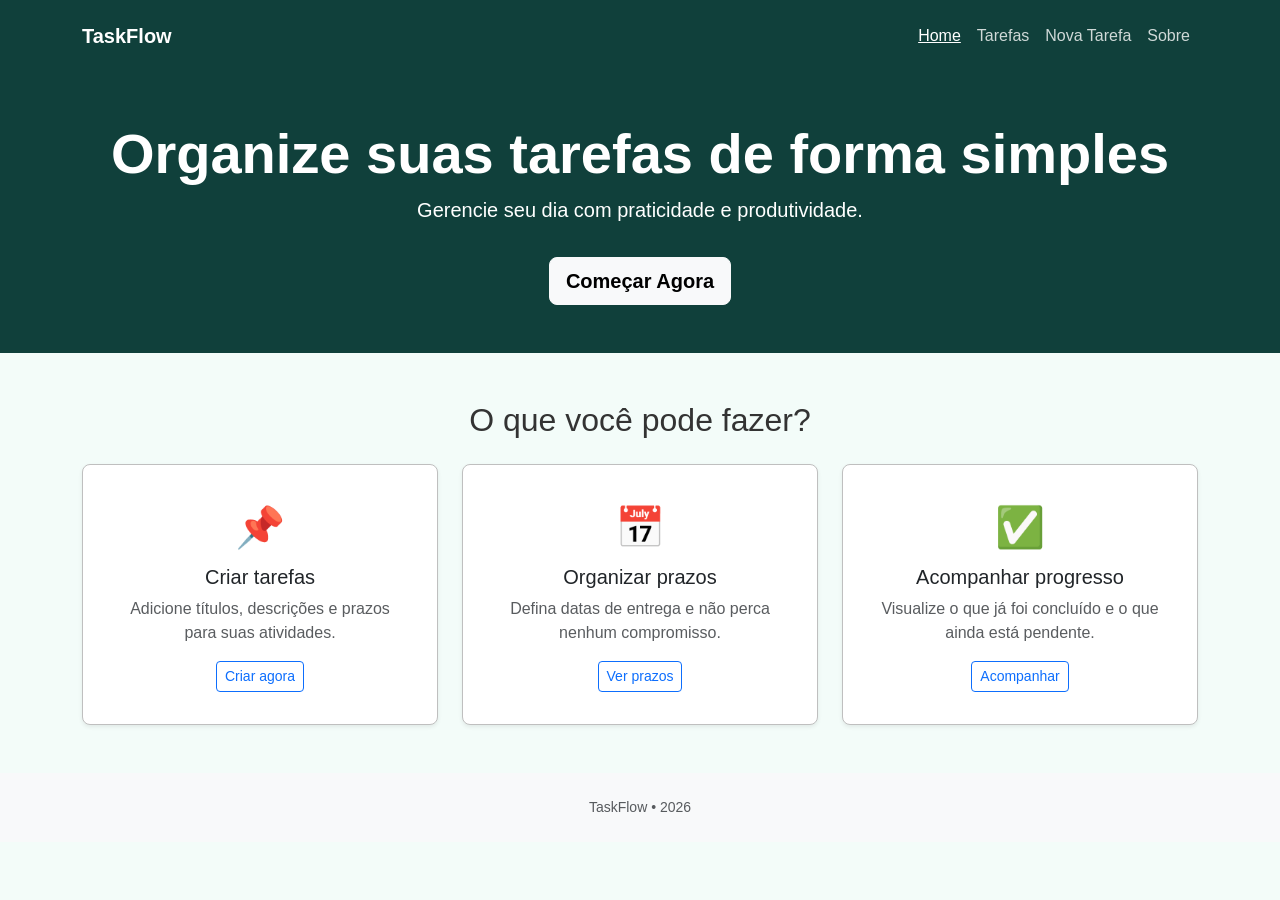
<file: index.html>
<!DOCTYPE html>
<html lang="pt-br">
<head>
    <meta charset="UTF-8">
    <meta name="viewport" content="width=device-width, initial-scale=1.0">
    <title>TaskFlow | Organize suas tarefas</title>
    <link href="https://cdn.jsdelivr.net/npm/bootstrap@5.3.2/dist/css/bootstrap.min.css" rel="stylesheet">
    <link rel="stylesheet" href="css/style.css">
</head>
<body>
    <nav class="navbar navbar-expand-lg navbar-dark bg-primary">
        <div class="container">
            <a class="navbar-brand fw-bold" href="index.html">TaskFlow</a>
            <button class="navbar-toggler" type="button" data-bs-toggle="collapse" data-bs-target="#menu">
                <span class="navbar-toggler-icon"></span>
            </button>
            <div class="collapse navbar-collapse" id="menu">
                <ul class="navbar-nav ms-auto">
                    <li class="nav-item"><a class="nav-link active" href="index.html">Home</a></li>
                    <li class="nav-item"><a class="nav-link" href="tarefas.html">Tarefas</a></li>
                    <li class="nav-item"><a class="nav-link" href="cadastro.html">Nova Tarefa</a></li>
                    <li class="nav-item"><a class="nav-link" href="sobre.html">Sobre</a></li>
                </ul>
            </div>
        </div>
    </nav>

    <header class="py-5 text-white text-center" style="background-color: var(--primary-dark);">
        <div class="container">
            <h1 class="display-4 fw-bold">Organize suas tarefas de forma simples</h1>
            <p class="lead">Gerencie seu dia com praticidade e produtividade.</p>
            <a class="btn btn-light btn-lg fw-bold mt-3" href="cadastro.html">Começar Agora</a>
        </div>
    </header>

    <main class="container my-5">
        <h2 class="text-center mb-4">O que você pode fazer?</h2>
        <div class="row g-4">
            <div class="col-md-4">
                <div class="card h-100 text-center p-3 shadow-sm">
                    <div class="card-body">
                        <div class="fs-1 mb-2">📌</div>
                        <h5 class="card-title">Criar tarefas</h5>
                        <p class="card-text text-muted">Adicione títulos, descrições e prazos para suas atividades.</p>
                        <a href="cadastro.html" class="btn btn-outline-primary btn-sm">Criar agora</a>
                    </div>
                </div>
            </div>
            <div class="col-md-4">
                <div class="card h-100 text-center p-3 shadow-sm">
                    <div class="card-body">
                        <div class="fs-1 mb-2">📅</div>
                        <h5 class="card-title">Organizar prazos</h5>
                        <p class="card-text text-muted">Defina datas de entrega e não perca nenhum compromisso.</p>
                        <a href="tarefas.html" class="btn btn-outline-primary btn-sm">Ver prazos</a>
                    </div>
                </div>
            </div>
            <div class="col-md-4">
                <div class="card h-100 text-center p-3 shadow-sm">
                    <div class="card-body">
                        <div class="fs-1 mb-2">✅</div>
                        <h5 class="card-title">Acompanhar progresso</h5>
                        <p class="card-text text-muted">Visualize o que já foi concluído e o que ainda está pendente.</p>
                        <a href="tarefas.html" class="btn btn-outline-primary btn-sm">Acompanhar</a>
                    </div>
                </div>
            </div>
        </div>
    </main>

    <footer class="text-center py-4 bg-light">
        <p class="text-muted mb-0 small">TaskFlow • 2026</p>
    </footer>

    <script src="https://cdn.jsdelivr.net/npm/bootstrap@5.3.2/dist/js/bootstrap.bundle.min.js"></script>
</body>
</html>
</file>
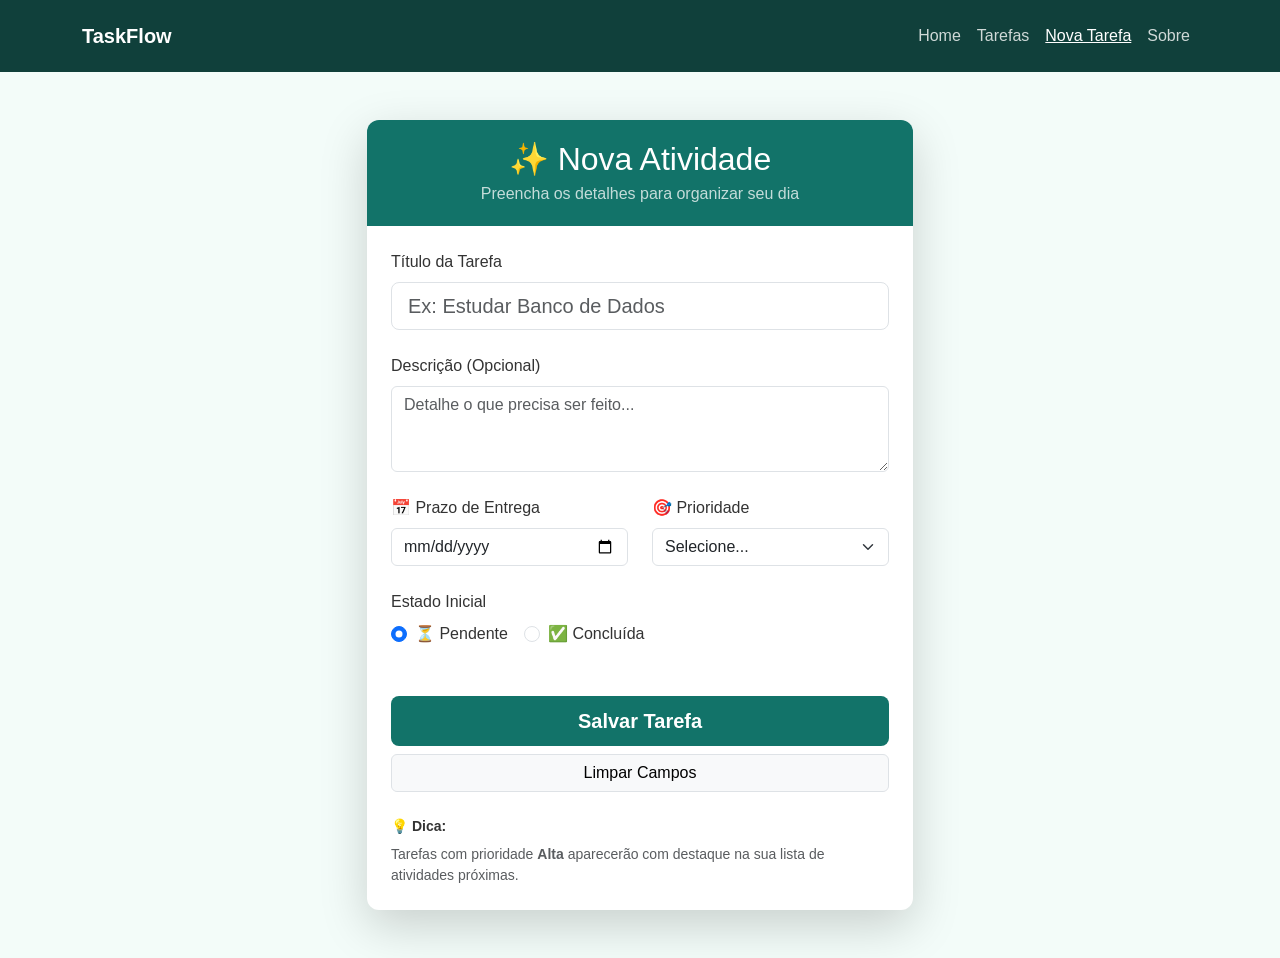
<file: cadastro.html>
<!DOCTYPE html>
<html lang="pt-br">
<head>
    <meta charset="UTF-8">
    <meta name="viewport" content="width=device-width, initial-scale=1.0">
    <title>TaskFlow | Nova Tarefa</title>
    <link href="https://cdn.jsdelivr.net/npm/bootstrap@5.3.2/dist/css/bootstrap.min.css" rel="stylesheet">
    <link rel="stylesheet" href="css/style.css">
</head>
<body>

    <nav class="navbar navbar-expand-lg">
        <div class="container">
            <a class="navbar-brand text-white fw-bold" href="index.html">TaskFlow</a>
            <button class="navbar-toggler bg-light" type="button" data-bs-toggle="collapse" data-bs-target="#menu">
                <span class="navbar-toggler-icon"></span>
            </button>
            <div class="collapse navbar-collapse" id="menu">
                <ul class="navbar-nav ms-auto">
                    <li class="nav-item"><a class="nav-link" href="index.html">Home</a></li>
                    <li class="nav-item"><a class="nav-link" href="tarefas.html">Tarefas</a></li>
                    <li class="nav-item"><a class="nav-link  active" href="cadastro.html">Nova Tarefa</a></li>
                    <li class="nav-item"><a class="nav-link" href="sobre.html">Sobre</a></li>
                </ul>
            </div>
        </div>
    </nav>

    <div class="container py-5">
        <div class="row justify-content-center">
            <div class="col-md-7 col-lg-6">
                
                <div class="form-container shadow-lg border-0">
                    <div class="form-header text-center">
                        <h2 class="mb-1">✨ Nova Atividade</h2>
                        <p class="mb-0 opacity-75">Preencha os detalhes para organizar seu dia</p>
                    </div>

                    <div class="form-body p-4">
                        <form id="formTarefa">
                            
                            <div class="mb-4">
                                <label for="nometarefa" class="form-label">Título da Tarefa</label>
                                <input type="text" id="nometarefa" class="form-control form-control-lg" placeholder="Ex: Estudar Banco de Dados" required>
                            </div>

                            <div class="mb-4">
                                <label for="descricaotarefa" class="form-label">Descrição (Opcional)</label>
                                <textarea id="descricaotarefa" class="form-control" rows="3" placeholder="Detalhe o que precisa ser feito..."></textarea>
                            </div>

                            <div class="row">
                                <div class="col-md-6 mb-4">
                                    <label for="data" class="form-label">📅 Prazo de Entrega</label>
                                    <input type="date" id="data" class="form-control">
                                </div>

                                <div class="col-md-6 mb-4">
                                    <label for="prioridade" class="form-label">🎯 Prioridade</label>
                                    <select id="prioridade" class="form-select" required>
                                        <option value="" selected disabled>Selecione...</option>
                                        <option value="Alta">🔴 Alta</option>
                                        <option value="Média">🟡 Média</option>
                                        <option value="Baixa">🟢 Baixa</option>
                                    </select>
                                </div>
                            </div>

                            <div class="mb-4">
                                <label class="form-label d-block">Estado Inicial</label>
                                <div class="radio-group d-flex gap-3">
                                    <div class="form-check">
                                        <input class="form-check-input" type="radio" name="status" id="statusPendente" value="Pendente" checked>
                                        <label class="form-check-label" for="statusPendente">⏳ Pendente</label>
                                    </div>
                                    <div class="form-check">
                                        <input class="form-check-input" type="radio" name="status" id="statusConcluida" value="Concluída">
                                        <label class="form-check-label" for="statusConcluida">✅ Concluída</label>
                                    </div>
                                </div>
                            </div>

                            <div class="d-grid gap-2 mt-5">
                                <button type="submit" class="btn btn-salvar btn-lg text-white">Salvar Tarefa</button>
                                <button type="reset" class="btn btn-light border">Limpar Campos</button>
                            </div>

                            <div class="info-card mt-4">
                                <h6 class="fw-bold"><small>💡 Dica:</small></h6>
                                <p class="small text-muted mb-0">Tarefas com prioridade <strong>Alta</strong> aparecerão com destaque na sua lista de atividades próximas.</p>
                            </div>
                        </form>
                    </div>
                </div>

            </div>
        </div>
    </div>

    <script src="https://cdn.jsdelivr.net/npm/bootstrap@5.3.2/dist/js/bootstrap.bundle.min.js"></script>
    <script src="script.js"></script>
</body>
</html>
</file>
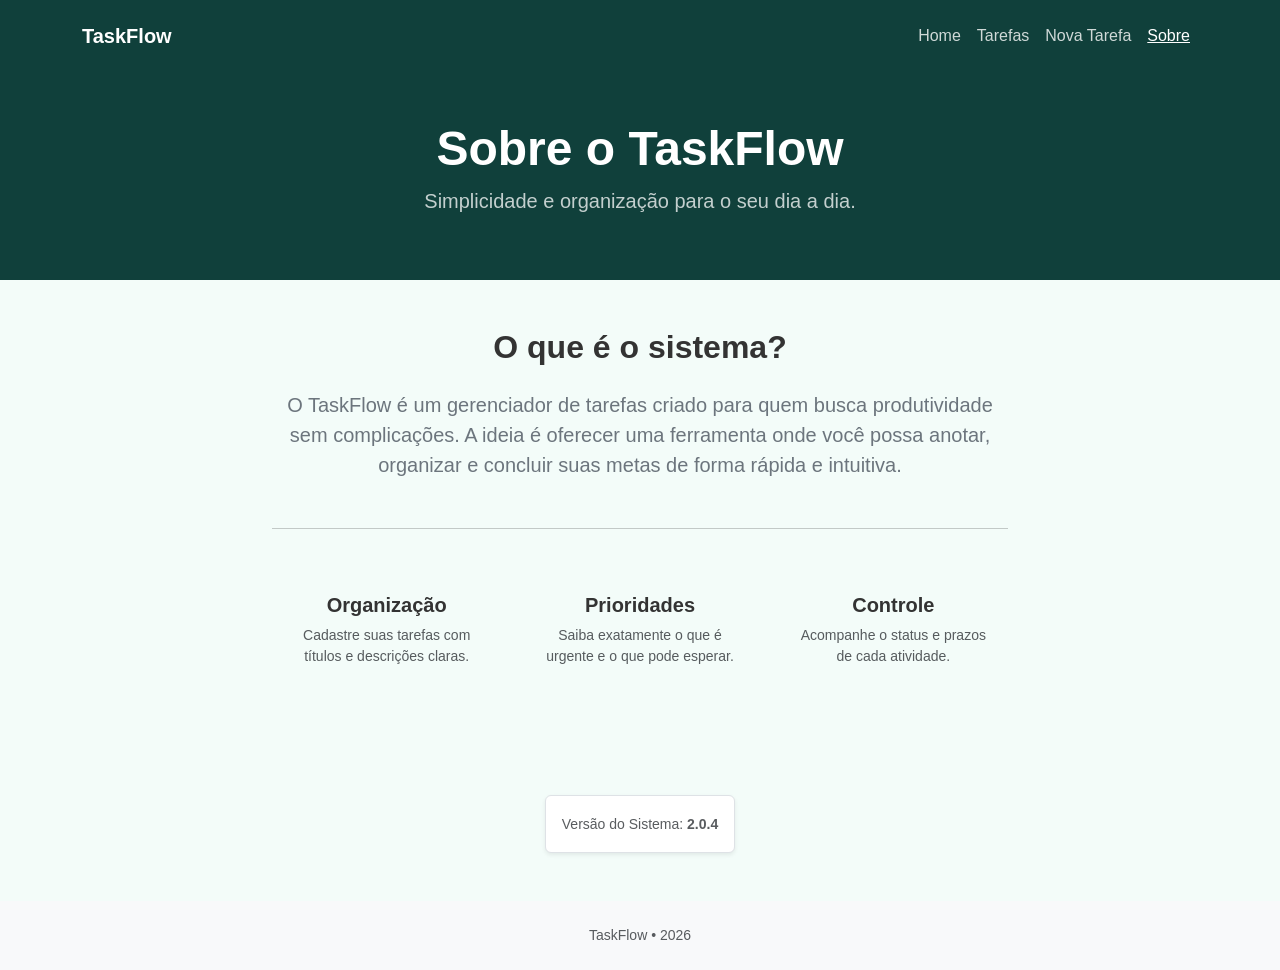
<file: sobre.html>
<!DOCTYPE html>
<html lang="pt-br">
<head>
    <meta charset="UTF-8">
    <meta name="viewport" content="width=device-width, initial-scale=1.0">
    <title>TaskFlow | Sobre</title>
    <link href="https://cdn.jsdelivr.net/npm/bootstrap@5.3.2/dist/css/bootstrap.min.css" rel="stylesheet">
    <link rel="stylesheet" href="css/style.css">
</head>
<body>

    <nav class="navbar navbar-expand-lg">
        <div class="container">
            <a class="navbar-brand text-white fw-bold" href="index.html">TaskFlow</a>
            <div class="collapse navbar-collapse" id="menu">
                <ul class="navbar-nav ms-auto">
                    <li class="nav-item"><a class="nav-link" href="index.html">Home</a></li>
                    <li class="nav-item"><a class="nav-link" href="tarefas.html">Tarefas</a></li>
                    <li class="nav-item"><a class="nav-link" href="cadastro.html">Nova Tarefa</a></li>
                    <li class="nav-item"><a class="nav-link active" href="sobre.html">Sobre</a></li>
                </ul>
            </div>
        </div>
    </nav>

    <header class="py-5 text-white text-center" style="background-color: var(--primary-dark);">
        <div class="container">
            <h1 class="display-5 fw-bold">Sobre o TaskFlow</h1>
            <p class="lead opacity-75">Simplicidade e organização para o seu dia a dia.</p>
        </div>
    </header>

    <main class="container py-5">
        <div class="row justify-content-center">
            <div class="col-lg-8">
                
                <section class="text-center mb-5">
                    <h2 class="fw-bold mb-4">O que é o sistema?</h2>
                    <p class="fs-5 text-secondary">
                        O TaskFlow é um gerenciador de tarefas criado para quem busca produtividade sem complicações. 
                        A ideia é oferecer uma ferramenta onde você possa anotar, organizar e concluir suas metas de forma rápida e intuitiva.
                    </p>
                </section>

                <hr class="my-5">

                <div class="row g-4 text-center">
                    <div class="col-md-4">
                        <div class="p-3">
                            <h5 class="fw-bold">Organização</h5>
                            <p class="small text-muted">Cadastre suas tarefas com títulos e descrições claras.</p>
                        </div>
                    </div>
                    <div class="col-md-4">
                        <div class="p-3">
                            <h5 class="fw-bold">Prioridades</h5>
                            <p class="small text-muted">Saiba exatamente o que é urgente e o que pode esperar.</p>
                        </div>
                    </div>
                    <div class="col-md-4">
                        <div class="p-3">
                            <h5 class="fw-bold">Controle</h5>
                            <p class="small text-muted">Acompanhe o status e prazos de cada atividade.</p>
                        </div>
                    </div>
                </div>

                <div class="text-center mt-5 pt-5">
                    <div class="p-3 border rounded bg-white shadow-sm d-inline-block">
                        <span class="text-muted small">Versão do Sistema: <strong>2.0.4</strong></span>
                    </div>
                </div>

            </div>
        </div>
    </main>

    <footer class="text-center py-4 bg-light">
        <p class="text-muted mb-0 small">TaskFlow • 2026</p>
    </footer>

    <script src="https://cdn.jsdelivr.net/npm/bootstrap@5.3.2/dist/js/bootstrap.bundle.min.js"></script>
</body>
</html>
</file>
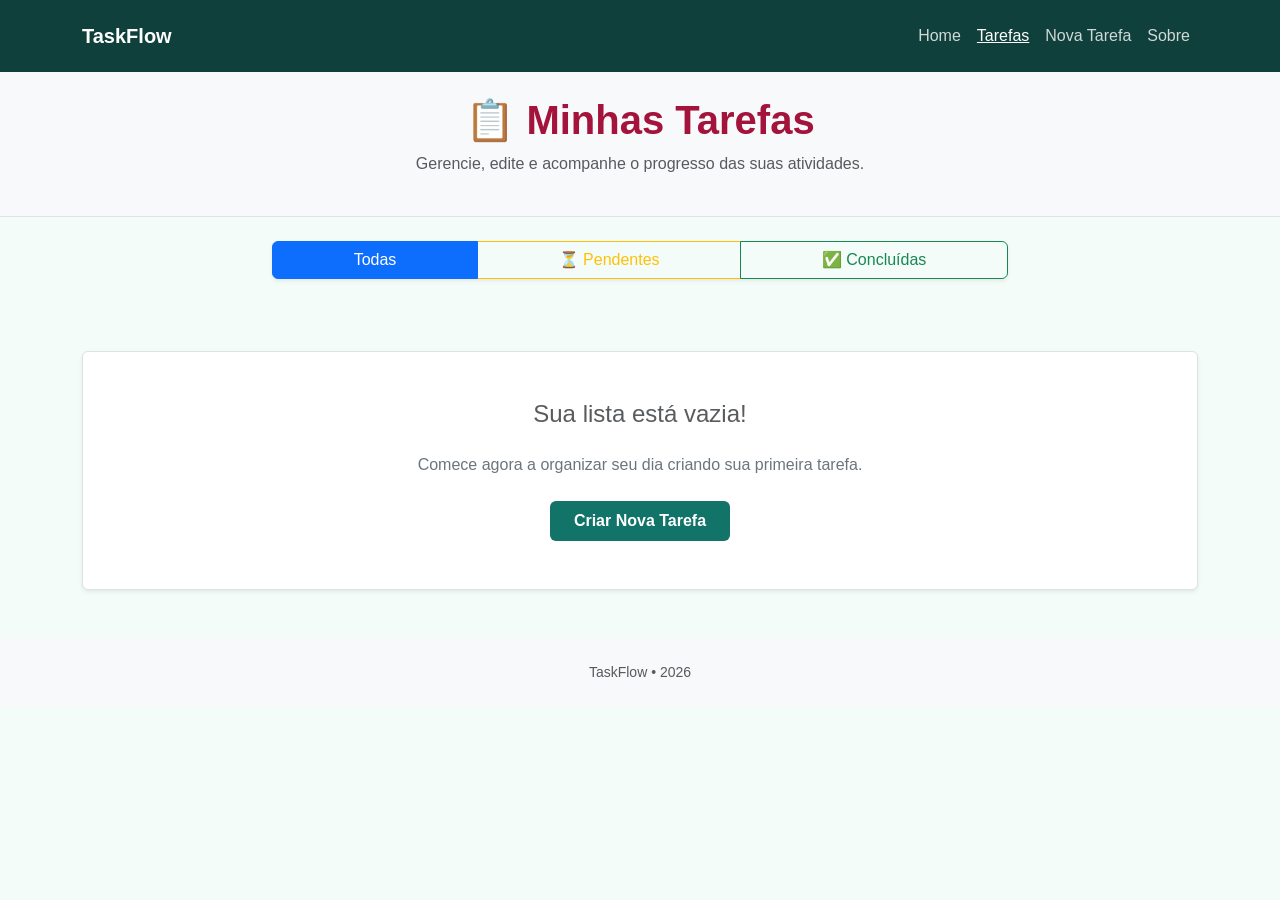
<file: tarefas.html>
<!DOCTYPE html>
<html lang="pt-br">
<head>
    <meta charset="UTF-8">
    <meta name="viewport" content="width=device-width, initial-scale=1.0">
    <title>TaskFlow | Minhas Tarefas</title>
    <link href="https://cdn.jsdelivr.net/npm/bootstrap@5.3.2/dist/css/bootstrap.min.css" rel="stylesheet">
    <link rel="stylesheet" href="css/style.css">
</head>
<body>

    <nav class="navbar navbar-expand-lg">
        <div class="container">
            <a class="navbar-brand text-white fw-bold" href="index.html">TaskFlow</a>
            <button class="navbar-toggler bg-light" type="button" data-bs-toggle="collapse" data-bs-target="#menu">
                <span class="navbar-toggler-icon"></span>
            </button>
            <div class="collapse navbar-collapse" id="menu">
                <ul class="navbar-nav ms-auto">
                    <li class="nav-item"><a class="nav-link" href="index.html">Home</a></li>
                    <li class="nav-item"><a class="nav-link  active" href="tarefas.html">Tarefas</a></li>
                    <li class="nav-item"><a class="nav-link" href="cadastro.html">Nova Tarefa</a></li>
                    <li class="nav-item"><a class="nav-link" href="sobre.html">Sobre</a></li>
                </ul>
            </div>
        </div>
    </nav>

    <header class="py-4 bg-light border-bottom mb-4">
        <div class="container text-center">
            <h1 class="fw-bold" style="color: #a4133c;">📋 Minhas Tarefas</h1>
            <p class="text-muted">Gerencie, edite e acompanhe o progresso das suas atividades.</p>
        </div>
    </header>

    <main class="container">
        <div class="row mb-4">
            <div class="col-md-8 mx-auto text-center">
                <div class="btn-group w-100 shadow-sm" role="group" aria-label="Filtros de tarefas">
                    <button type="button" class="btn btn-outline-primary active" onclick="filtrarTarefas('todas')">Todas</button>
                    <button type="button" class="btn btn-outline-warning" onclick="filtrarTarefas('pendente')">⏳ Pendentes</button>
                    <button type="button" class="btn btn-outline-success" onclick="filtrarTarefas('concluida')">✅ Concluídas</button>
                </div>
            </div>
        </div>

        <div class="row" id="listaTarefas">
            <div class="col-12 text-center py-5" id="emptyState">
                <div class="display-1 text-muted opacity-25 mb-3">📂</div>
                <h3 class="text-muted">Nenhuma tarefa encontrada</h3>
                <p>Que tal começar criando uma nova atividade?</p>
                <a href="cadastro.html" class="btn btn-salvar text-white mt-2">Criar Minha Primeira Tarefa</a>
            </div>
        </div>
    </main>

    <footer class="text-center py-4 bg-light">
        <p class="text-muted mb-0 small">TaskFlow • 2026</p>
    </footer>

    <script src="https://cdn.jsdelivr.net/npm/bootstrap@5.3.2/dist/js/bootstrap.bundle.min.js"></script>
    <script src="script.js"></script>
</body>
</html>
</file>
<file: css/style.css>
:root {
    --primary: #127369;
    --primary-dark: #10403B;
    --bg-light: #f3fcf9;
    --card-border: #BFBFBF;
    --text-main: #333333;
    --accent-red: #BF2626;
}

body {
    background-color: var(--bg-light);
    color: var(--text-main);
    font-family: 'Segoe UI', Roboto, sans-serif;
}

.navbar {
    background-color: var(--primary-dark) !important;
    padding: 1rem 0;
}

.nav-link {
    color: rgba(255,255,255,0.8) !important;
    font-weight: 500;
    transition: 0.3s;
}

.nav-link:hover, .nav-link.active {
    color: #FFFFFF !important;
    text-decoration: underline;
}

.card {
    border: 1px solid var(--card-border);
    border-radius: 8px;
    transition: transform 0.2s, box-shadow 0.2s;
    background: #FFFFFF;
}

.card:hover {
    transform: translateY(-5px);
    box-shadow: 0 10px 20px rgba(0,0,0,0.05);
}

.btn-salvar {
    background-color: var(--primary) !important;
    border: none;
    padding: 10px 25px;
    font-weight: 600;
}

.btn-salvar:hover {
    background-color: var(--primary-dark) !important;
}

.btn-outline-danger {
    color: var(--accent-red);
    border-color: var(--accent-red);
}

.btn-outline-danger:hover {
    background-color: var(--accent-red);
    color: white;
}

.form-container {
    background: white;
    border-radius: 12px;
    overflow: hidden;
    box-shadow: 0 4px 12px rgba(0,0,0,0.08);
}

.form-header {
    background-color: var(--primary);
    color: white;
    padding: 20px;
}

.form-control:focus, .form-select:focus {
    border-color: var(--primary);
    box-shadow: 0 0 0 0.25rem rgba(18, 115, 105, 0.25);
}

.text-primary-custom {
    color: var(--primary-dark);
}
</file>
